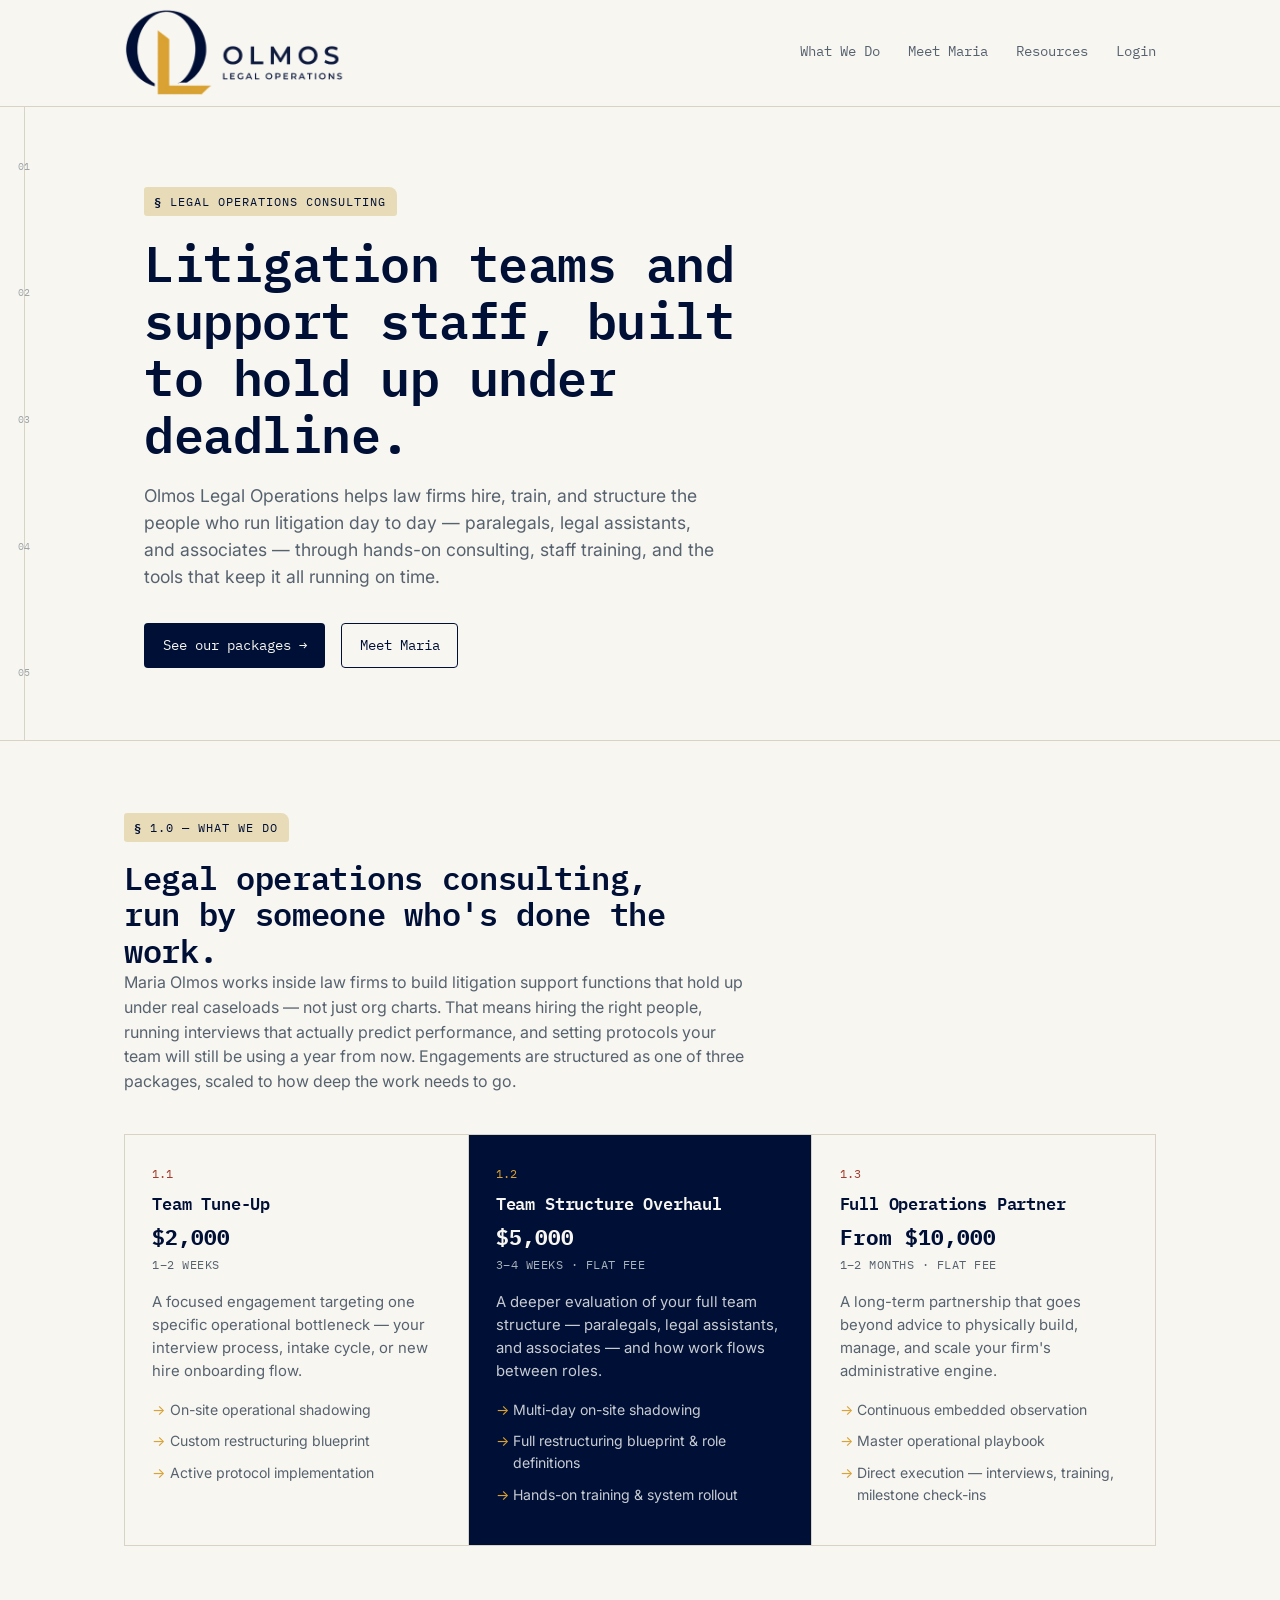
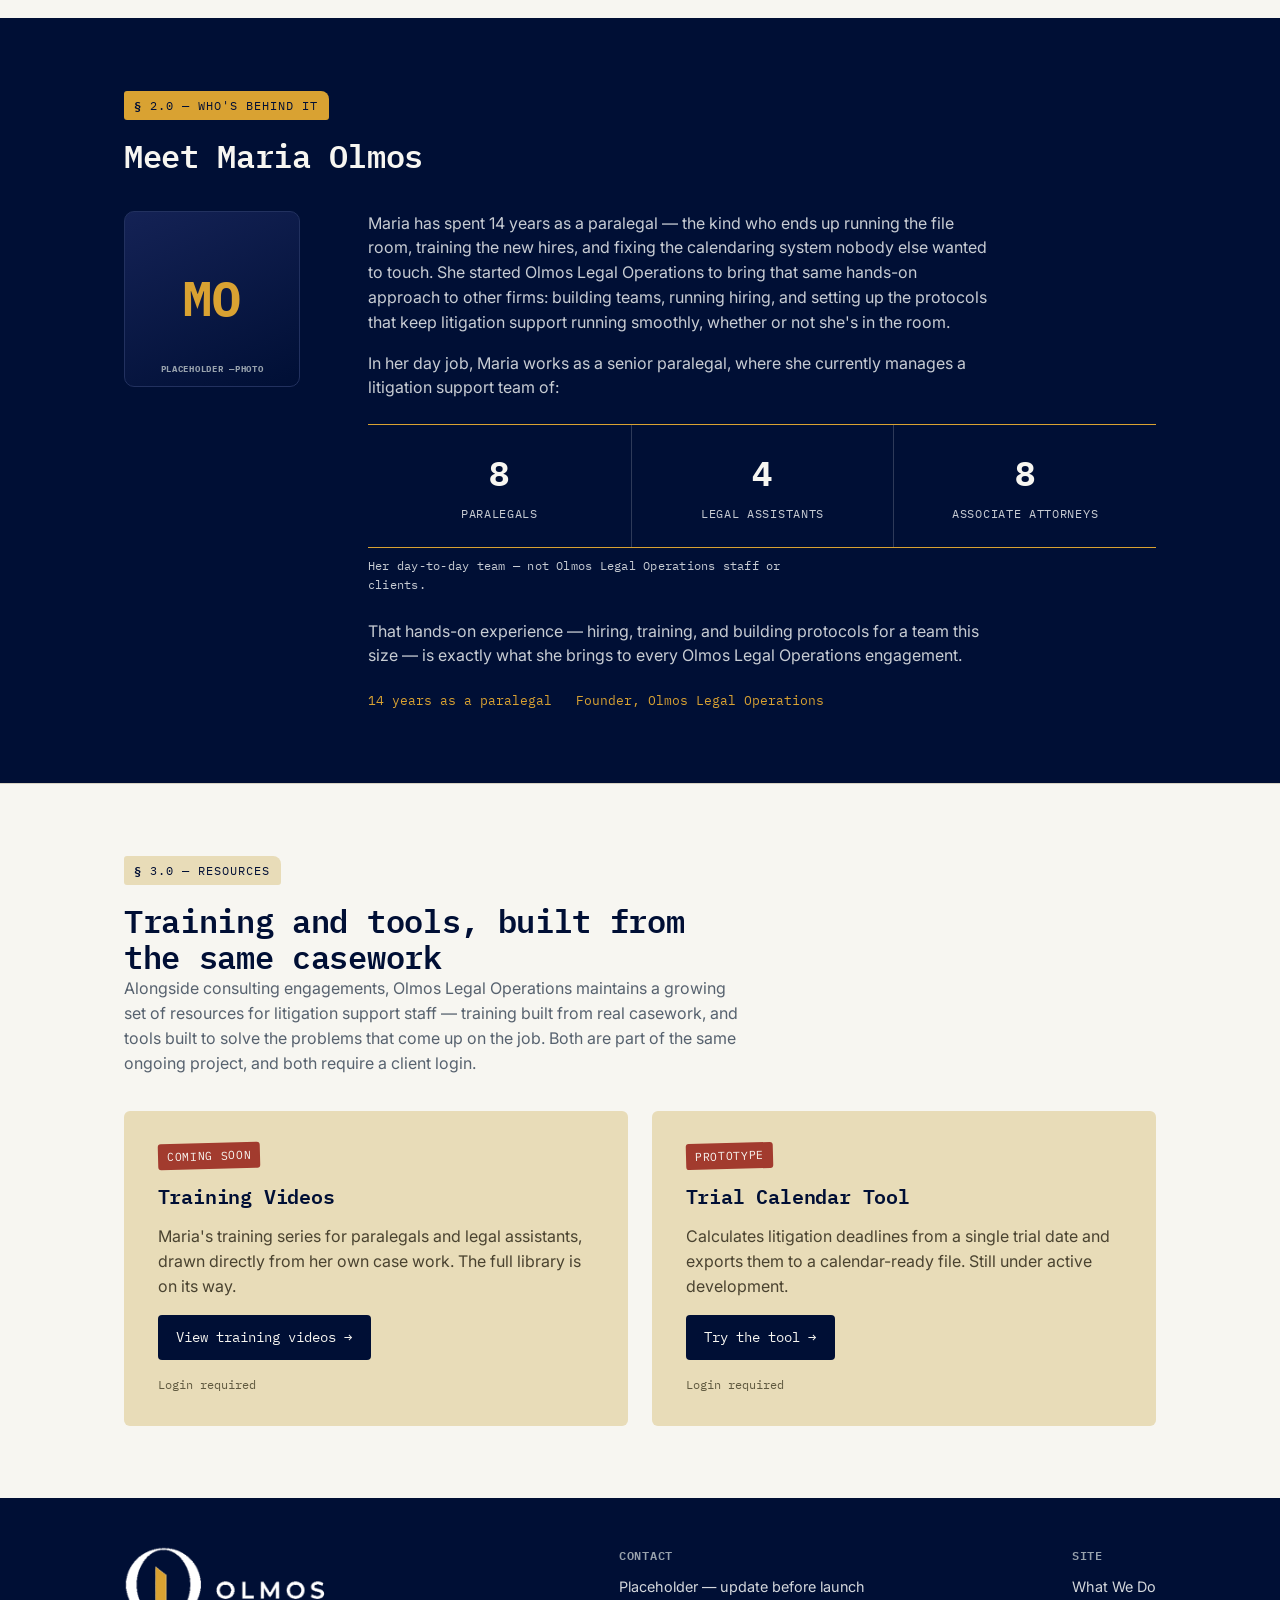
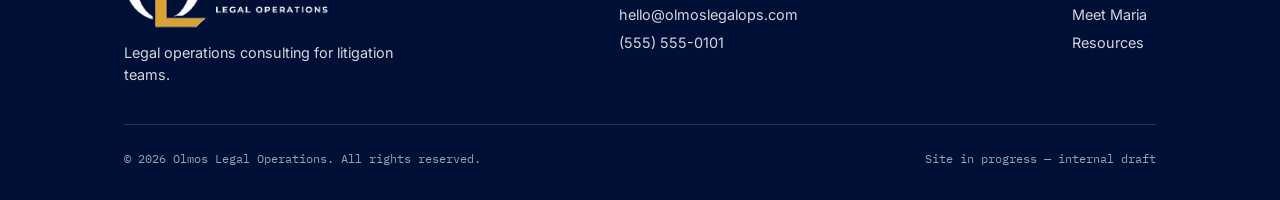
<file: index.html>
<!DOCTYPE html>
<html lang="en">
<head>
  <meta charset="UTF-8" />
  <meta name="viewport" content="width=device-width, initial-scale=1.0" />
  <title>Olmos Legal Operations — Legal Operations Consulting</title>
  <meta name="description" content="Olmos Legal Operations helps law firms build strong teams, streamline hiring, and implement protocols that actually work — plus hands-on training and tools for litigation support staff." />
  <link rel="icon" href="favicon.png" type="image/png" />
  <link rel="preconnect" href="https://fonts.googleapis.com" />
  <link rel="preconnect" href="https://fonts.gstatic.com" crossorigin />
  <link href="https://fonts.googleapis.com/css2?family=IBM+Plex+Mono:wght@500;600;700&family=Inter:wght@400;500;600&display=swap" rel="stylesheet" />
  <link rel="stylesheet" href="main.css" />
</head>
<body>

  <header class="site-header">
    <div class="wrap">
      <a href="index.html" class="logo"><img src="assets/logo.png" alt="Olmos Legal Operations" /></a>
      <nav class="site-nav" aria-label="Primary">
        <a href="#what-we-do">What We Do</a>
        <a href="#maria">Meet Maria</a>
        <a href="#resources">Resources</a>
        <span class="auth-nav" data-auth-nav data-root=""></span>
      </nav>
    </div>
  </header>

  <main>

    <!-- Hero -->
    <section class="hero">
      <div class="margin-rule" aria-hidden="true">
        <span class="tick" style="top: 8%;">01</span>
        <span class="tick" style="top: 28%;">02</span>
        <span class="tick" style="top: 48%;">03</span>
        <span class="tick" style="top: 68%;">04</span>
        <span class="tick" style="top: 88%;">05</span>
      </div>
      <div class="wrap">
        <span class="tab">Legal Operations Consulting</span>
        <h1>Litigation teams and support staff, built to hold up under deadline.</h1>
        <p class="lede">
          Olmos Legal Operations helps law firms hire, train, and structure the
          people who run litigation day to day — paralegals, legal assistants, and
          associates — through hands-on consulting, staff training, and the tools
          that keep it all running on time.
        </p>
        <div class="cta-row">
          <a href="#what-we-do" class="btn btn-primary btn-arrow">See our packages</a>
          <a href="#maria" class="btn btn-secondary">Meet Maria</a>
        </div>
      </div>
    </section>

    <!-- What We Do / Packages -->
    <section id="what-we-do">
      <div class="wrap">
        <div class="section-head">
          <span class="tab">1.0 — What We Do</span>
          <h2>Legal operations consulting, run by someone who's done the work.</h2>
          <p>
            Maria Olmos works inside law firms to build litigation support
            functions that hold up under real caseloads — not just org charts.
            That means hiring the right people, running interviews that actually
            predict performance, and setting protocols your team will still be
            using a year from now. Engagements are structured as one of three
            packages, scaled to how deep the work needs to go.
          </p>
        </div>

        <div class="packages">
          <div class="package">
            <span class="pkg-index">1.1</span>
            <h3>Team Tune-Up</h3>
            <div class="price">$2,000</div>
            <div class="timeline">1–2 Weeks</div>
            <p>A focused engagement targeting one specific operational bottleneck — your interview process, intake cycle, or new hire onboarding flow.</p>
            <ul>
              <li>On-site operational shadowing</li>
              <li>Custom restructuring blueprint</li>
              <li>Active protocol implementation</li>
            </ul>
          </div>
          <div class="package featured">
            <span class="pkg-index">1.2</span>
            <h3>Team Structure Overhaul</h3>
            <div class="price">$5,000</div>
            <div class="timeline">3–4 Weeks · Flat Fee</div>
            <p>A deeper evaluation of your full team structure — paralegals, legal assistants, and associates — and how work flows between roles.</p>
            <ul>
              <li>Multi-day on-site shadowing</li>
              <li>Full restructuring blueprint &amp; role definitions</li>
              <li>Hands-on training &amp; system rollout</li>
            </ul>
          </div>
          <div class="package">
            <span class="pkg-index">1.3</span>
            <h3>Full Operations Partner</h3>
            <div class="price">From $10,000</div>
            <div class="timeline">1–2 Months · Flat Fee</div>
            <p>A long-term partnership that goes beyond advice to physically build, manage, and scale your firm's administrative engine.</p>
            <ul>
              <li>Continuous embedded observation</li>
              <li>Master operational playbook</li>
              <li>Direct execution — interviews, training, milestone check-ins</li>
            </ul>
          </div>
        </div>
      </div>
    </section>

    <!-- Meet Maria -->
    <section id="maria" class="maria">
      <div class="wrap">
        <div class="section-head">
          <span class="tab">2.0 — Who's Behind It</span>
          <h2>Meet Maria Olmos</h2>
        </div>

        <div class="maria-grid">
          <div class="avatar" role="img" aria-label="Placeholder photo of Maria Olmos">MO</div>
          <div>
            <p>
              Maria has spent 14 years as a paralegal — the kind who ends up running
              the file room, training the new hires, and fixing the calendaring
              system nobody else wanted to touch. She started Olmos Legal
              Operations to bring that same hands-on approach to other firms:
              building teams, running hiring, and setting up the protocols that
              keep litigation support running smoothly, whether or not she's in
              the room.
            </p>
            <p>
              In her day job, Maria works as a senior paralegal, where she
              currently manages a litigation support team of:
            </p>

            <div class="ledger">
              <div>
                <span class="num">8</span>
                <span class="label">Paralegals</span>
              </div>
              <div>
                <span class="num">4</span>
                <span class="label">Legal Assistants</span>
              </div>
              <div>
                <span class="num">8</span>
                <span class="label">Associate Attorneys</span>
              </div>
            </div>
            <p class="ledger-caption">Her day-to-day team — not Olmos Legal Operations staff or clients.</p>

            <p>
              That hands-on experience — hiring, training, and building protocols
              for a team this size — is exactly what she brings to every Olmos
              Legal Operations engagement.
            </p>

            <div class="credentials">
              <span>14 years as a paralegal</span>
              <span>Founder, Olmos Legal Operations</span>
            </div>
          </div>
        </div>
      </div>
    </section>

    <!-- Resources: training + tool, part of the same offering -->
    <section id="resources">
      <div class="wrap">
        <div class="section-head">
          <span class="tab">3.0 — Resources</span>
          <h2>Training and tools, built from the same casework</h2>
          <p>
            Alongside consulting engagements, Olmos Legal Operations maintains a
            growing set of resources for litigation support staff — training built
            from real casework, and tools built to solve the problems that come up
            on the job. Both are part of the same ongoing project, and both
            require a client login.
          </p>
        </div>

        <div class="resource-grid">
          <div class="teaser">
            <span class="status-tag">Coming Soon</span>
            <h3>Training Videos</h3>
            <p>
              Maria's training series for paralegals and legal assistants, drawn
              directly from her own case work. The full library is on its way.
            </p>
            <a href="videos.html" class="btn btn-primary btn-arrow">View training videos</a>
            <p class="login-note">Login required</p>
          </div>
          <div class="teaser">
            <span class="status-tag">Prototype</span>
            <h3>Trial Calendar Tool</h3>
            <p>
              Calculates litigation deadlines from a single trial date and exports
              them to a calendar-ready file. Still under active development.
            </p>
            <a href="trial-calendar/index.html" class="btn btn-primary btn-arrow">Try the tool</a>
            <p class="login-note">Login required</p>
          </div>
        </div>
      </div>
    </section>

  </main>

  <footer class="site-footer">
    <div class="wrap">
      <div class="footer-grid">
        <div>
          <a href="index.html" class="logo"><img src="assets/logo-light.png" alt="Olmos Legal Operations" /></a>
          <p style="margin-top: 0.75rem; max-width: 32ch;">Legal operations consulting for litigation teams.</p>
        </div>
        <div>
          <h4>Contact</h4>
          <p>Placeholder — update before launch</p>
          <a href="mailto:hello@olmoslegalops.com">hello@olmoslegalops.com</a>
          <a href="tel:+15555550101">(555) 555-0101</a>
        </div>
        <div>
          <h4>Site</h4>
          <a href="#what-we-do">What We Do</a>
          <a href="#maria">Meet Maria</a>
          <a href="#resources">Resources</a>
        </div>
      </div>
      <div class="footer-bottom">
        <span>&copy; 2026 Olmos Legal Operations. All rights reserved.</span>
        <span>Site in progress — internal draft</span>
      </div>
    </div>
  </footer>

  <script src="auth.js"></script>
</body>
</html>
</file>
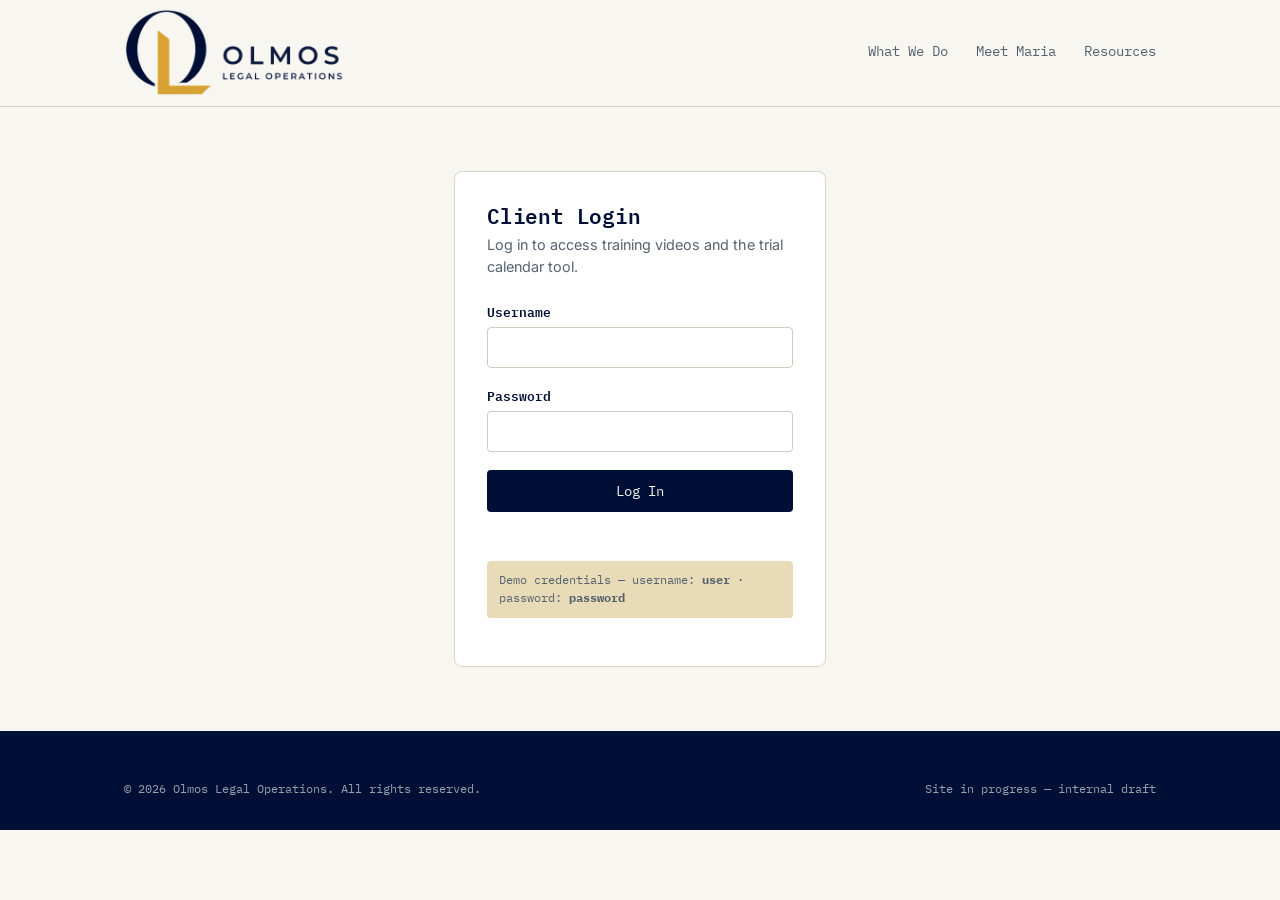
<file: trial-calendar/index.html>
<!DOCTYPE html>
<html lang="en">
<head>
  <meta charset="UTF-8" />
  <meta name="viewport" content="width=device-width, initial-scale=1.0" />
  <title>Trial Calendar Tool — Olmos Legal Operations</title>
  <link rel="icon" href="../favicon.png" type="image/png" />
  <link rel="preconnect" href="https://fonts.googleapis.com" />
  <link rel="preconnect" href="https://fonts.gstatic.com" crossorigin />
  <link href="https://fonts.googleapis.com/css2?family=IBM+Plex+Mono:wght@500;600;700&family=Inter:wght@400;500;600&display=swap" rel="stylesheet" />
  <link rel="stylesheet" href="../main.css" />
  <script src="../auth.js"></script>
  <script>
    // Blocking check, runs before the body renders: bounce to login if
    // not "authenticated." See auth.js for the demo-only caveats.
    requireAuth('../login.html', 'trial-calendar/index.html');
  </script>
</head>
<body>

  <header class="site-header">
    <div class="wrap">
      <a href="../index.html" class="logo"><img src="../assets/logo.png" alt="Olmos Legal Operations" /></a>
      <nav class="site-nav" aria-label="Primary">
        <a href="../index.html#resources">Resources</a>
        <span class="auth-nav" data-auth-nav data-root="../"></span>
      </nav>
    </div>
  </header>

  <main>
    <section class="tool-page">
      <div class="wrap">
        <a href="../index.html" class="back-link">&larr; Back to Olmos Legal Operations</a>

        <div class="card">
          <h1>Trial Calendar Tool</h1>
          <p class="subtitle">Enter a trial date and case handle to generate a calendar-ready file of litigation deadlines.</p>

          <div class="notice">
            <span class="notice-icon" aria-hidden="true">&#9888;</span>
            <p>
              <strong>Always double-check every date this tool produces</strong>
              against the governing statutes, rules of court, and any
              case-specific orders before relying on it. This tool is a
              drafting aid, not a substitute for independent verification.
              Olmos Legal Operations and its developers are not responsible
              for any damages, missed deadlines, or other consequences
              resulting from reliance on dates generated here.
            </p>
          </div>

          <form id="deadline-form">
            <label class="field-label" for="case-handle">Case Handle</label>
            <input class="field-input" type="text" id="case-handle" name="case-handle" placeholder="e.g. Smith (District Name)" autocomplete="off" />

            <label class="field-label" for="trial-date">Trial Date</label>
            <input class="field-input" type="date" id="trial-date" name="trial-date" />

            <label class="field-label" for="file-format">File Type</label>
            <select class="field-input" id="file-format" name="file-format">
              <option value="csv" selected>CSV (Google Calendar)</option>
              <option value="ics">ICS (Outlook, Apple Calendar, etc.)</option>
            </select>

            <button type="submit" class="btn btn-primary" id="submit-btn">Generate CSV</button>
            <div id="form-error" class="form-error"></div>
            <div id="form-status" class="form-status"></div>
          </form>
        </div>
      </div>
    </section>
  </main>

  <footer class="site-footer">
    <div class="wrap">
      <div class="footer-bottom">
        <span>&copy; 2026 Olmos Legal Operations. All rights reserved.</span>
        <span>Prototype — under active development</span>
      </div>
    </div>
  </footer>

  <script src="calculations.js"></script>
  <script src="app.js"></script>
</body>
</html>
</file>
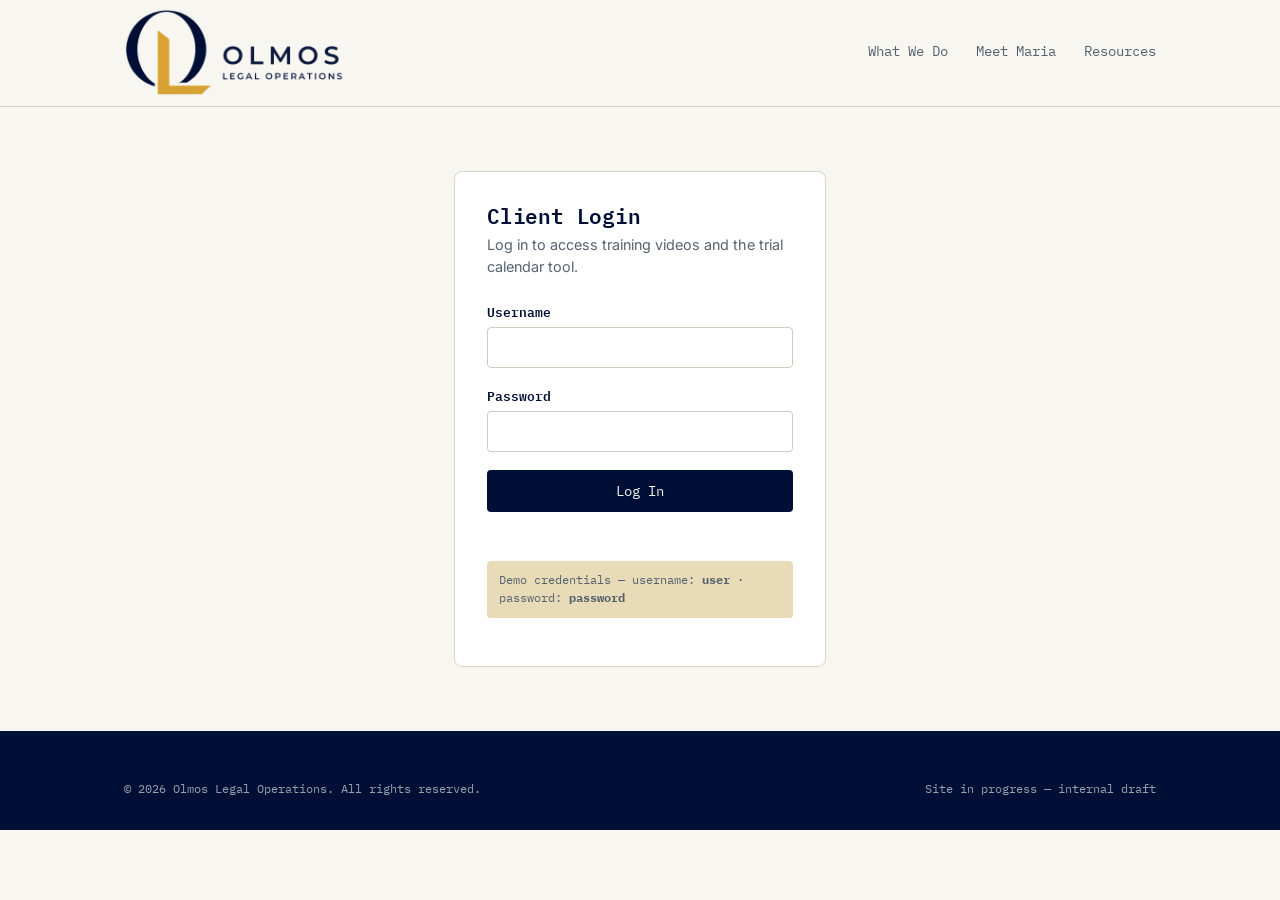
<file: login.html>
<!DOCTYPE html>
<html lang="en">
<head>
  <meta charset="UTF-8" />
  <meta name="viewport" content="width=device-width, initial-scale=1.0" />
  <title>Login — Olmos Legal Operations</title>
  <link rel="icon" href="favicon.png" type="image/png" />
  <link rel="preconnect" href="https://fonts.googleapis.com" />
  <link rel="preconnect" href="https://fonts.gstatic.com" crossorigin />
  <link href="https://fonts.googleapis.com/css2?family=IBM+Plex+Mono:wght@500;600;700&family=Inter:wght@400;500;600&display=swap" rel="stylesheet" />
  <link rel="stylesheet" href="main.css" />
</head>
<body>

  <header class="site-header">
    <div class="wrap">
      <a href="index.html" class="logo"><img src="assets/logo.png" alt="Olmos Legal Operations" /></a>
      <nav class="site-nav" aria-label="Primary">
        <a href="index.html#what-we-do">What We Do</a>
        <a href="index.html#maria">Meet Maria</a>
        <a href="index.html#resources">Resources</a>
      </nav>
    </div>
  </header>

  <main>
    <section class="narrow-page">
      <div class="wrap">
        <div class="card">
          <h1>Client Login</h1>
          <p class="subtitle">Log in to access training videos and the trial calendar tool.</p>

          <form id="login-form">
            <label class="field-label" for="username">Username</label>
            <input class="field-input" type="text" id="username" name="username" autocomplete="username" />

            <label class="field-label" for="password">Password</label>
            <input class="field-input" type="password" id="password" name="password" autocomplete="current-password" />

            <button type="submit" class="btn btn-primary">Log In</button>
            <div id="form-error" class="form-error"></div>
          </form>

          <p class="demo-note">Demo credentials — username: <strong>user</strong> · password: <strong>password</strong></p>
        </div>
      </div>
    </section>
  </main>

  <footer class="site-footer">
    <div class="wrap">
      <div class="footer-bottom">
        <span>&copy; 2026 Olmos Legal Operations. All rights reserved.</span>
        <span>Site in progress — internal draft</span>
      </div>
    </div>
  </footer>

  <script src="auth.js"></script>
  <script>
    document.addEventListener('DOMContentLoaded', () => {
      const form = document.getElementById('login-form');
      const errorEl = document.getElementById('form-error');
      const params = new URLSearchParams(window.location.search);
      const redirect = params.get('redirect') || 'index.html';

      // If already logged in, skip the form entirely.
      if (isLoggedIn()) {
        window.location.replace(redirect);
        return;
      }

      form.addEventListener('submit', (e) => {
        e.preventDefault();
        const username = document.getElementById('username').value.trim();
        const password = document.getElementById('password').value;

        if (attemptLogin(username, password)) {
          window.location.href = redirect;
        } else {
          errorEl.textContent = 'Incorrect username or password.';
        }
      });
    });
  </script>
</body>
</html>
</file>
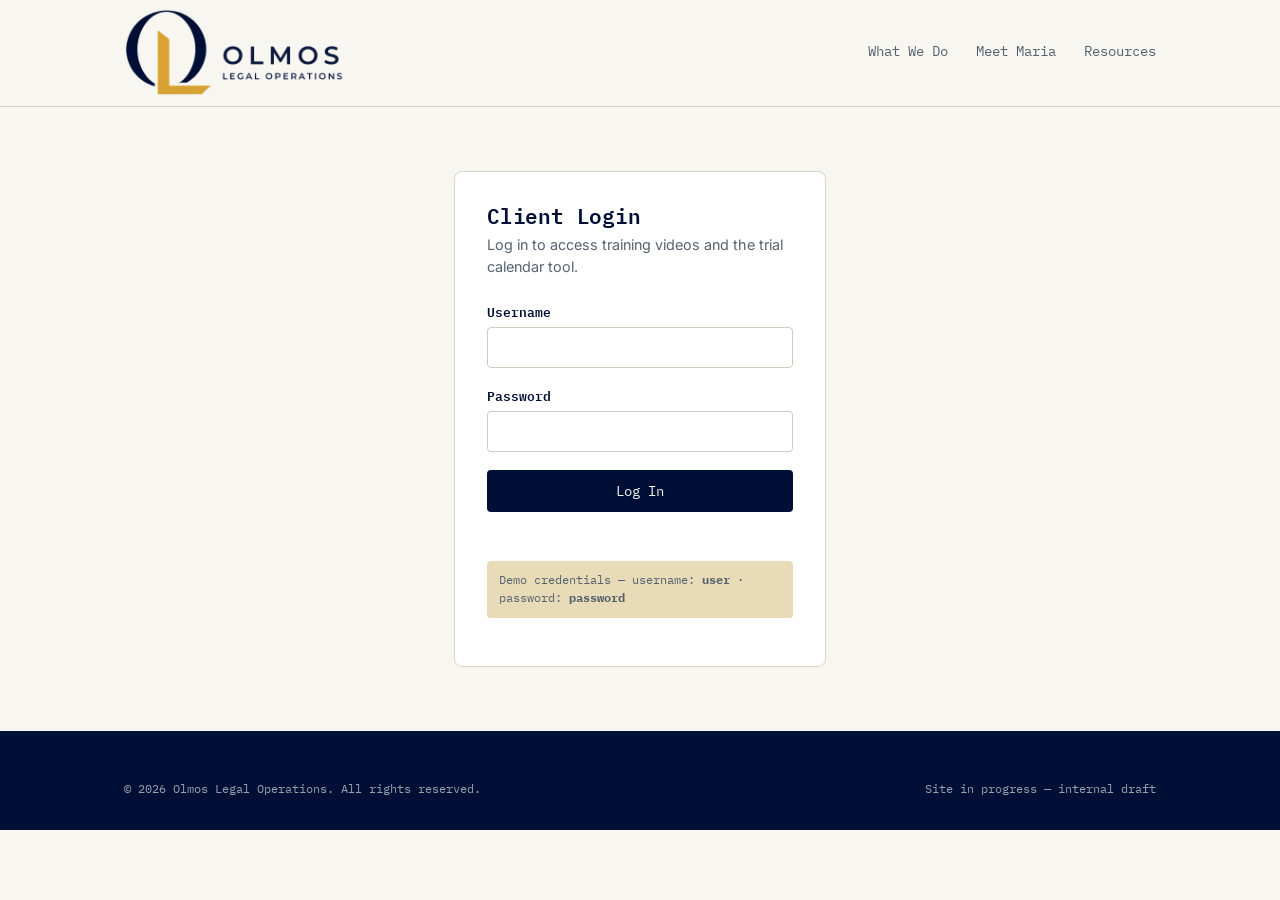
<file: videos.html>
<!DOCTYPE html>
<html lang="en">
<head>
  <meta charset="UTF-8" />
  <meta name="viewport" content="width=device-width, initial-scale=1.0" />
  <title>Training Videos — Olmos Legal Operations</title>
  <link rel="icon" href="favicon.png" type="image/png" />
  <link rel="preconnect" href="https://fonts.googleapis.com" />
  <link rel="preconnect" href="https://fonts.gstatic.com" crossorigin />
  <link href="https://fonts.googleapis.com/css2?family=IBM+Plex+Mono:wght@500;600;700&family=Inter:wght@400;500;600&display=swap" rel="stylesheet" />
  <link rel="stylesheet" href="main.css" />
  <script src="auth.js"></script>
  <script>
    // Blocking check, runs before the body renders: bounce to login if
    // not "authenticated." See auth.js for the demo-only caveats.
    requireAuth('login.html', 'videos.html');
  </script>
</head>
<body>

  <header class="site-header">
    <div class="wrap">
      <a href="index.html" class="logo"><img src="assets/logo.png" alt="Olmos Legal Operations" /></a>
      <nav class="site-nav" aria-label="Primary">
        <a href="index.html#what-we-do">What We Do</a>
        <a href="index.html#maria">Meet Maria</a>
        <a href="index.html#resources">Resources</a>
        <span class="auth-nav" data-auth-nav data-root=""></span>
      </nav>
    </div>
  </header>

  <main>
    <section class="placeholder-page">
      <div class="wrap">
        <span class="tab">3.0 — Resources</span>
        <h1>Videos coming soon!</h1>
        <p>
          Maria's training series for paralegals and legal assistants is in
          production. Check back soon, or reach out below to be notified when it's live.
        </p>
        <div class="cta-row" style="justify-content: center; margin-top: 1.75rem;">
          <a href="index.html" class="btn btn-secondary">Back to home</a>
        </div>
      </div>
    </section>
  </main>

  <footer class="site-footer">
    <div class="wrap">
      <div class="footer-grid">
        <div>
          <a href="index.html" class="logo"><img src="assets/logo-light.png" alt="Olmos Legal Operations" /></a>
          <p style="margin-top: 0.75rem; max-width: 32ch;">Legal operations consulting for litigation teams.</p>
        </div>
        <div>
          <h4>Contact</h4>
          <p>Placeholder — update before launch</p>
          <a href="mailto:hello@olmoslegalops.com">hello@olmoslegalops.com</a>
          <a href="tel:+15555550101">(555) 555-0101</a>
        </div>
        <div>
          <h4>Site</h4>
          <a href="index.html#what-we-do">What We Do</a>
          <a href="index.html#maria">Meet Maria</a>
          <a href="index.html#resources">Resources</a>
        </div>
      </div>
      <div class="footer-bottom">
        <span>&copy; 2026 Olmos Legal Operations. All rights reserved.</span>
        <span>Site in progress — internal draft</span>
      </div>
    </div>
  </footer>

</body>
</html>
</file>
<file: main.css>
/* ==========================================================================
   Olmos Legal Operations -- Site Styles
   Design concept: litigation-support "case file" register -- statute-style
   section numbering, manila-tab structure, pleading-margin rule as the
   hero's signature moment. Brand colors sampled directly from the logo.
   See README.md for the token rationale.
   ========================================================================== */

:root {
  --paper: #f7f6f1;
  --manila: #e8dcb8;
  --manila-dark: #d9c896;
  --ink: #000f35;
  --ink-soft: #57626f;
  --gold: #d9a232;
  --stamp-red: #a23b2e;
  --line: #d8d3c4;

  --mono: "IBM Plex Mono", "SFMono-Regular", Consolas, monospace;
  --body: "Inter", -apple-system, BlinkMacSystemFont, "Segoe UI", sans-serif;

  --max-w: 1080px;
}

* {
  box-sizing: border-box;
}

html {
  scroll-behavior: smooth;
}

@media (prefers-reduced-motion: reduce) {
  html {
    scroll-behavior: auto;
  }
  * {
    animation-duration: 0.01ms !important;
    animation-iteration-count: 1 !important;
    transition-duration: 0.01ms !important;
  }
}

body {
  margin: 0;
  background: var(--paper);
  color: var(--ink);
  font-family: var(--body);
  font-size: 16px;
  line-height: 1.55;
  -webkit-font-smoothing: antialiased;
}

h1, h2, h3 {
  font-family: var(--mono);
  font-weight: 600;
  line-height: 1.15;
  margin: 0;
  letter-spacing: -0.01em;
}

p {
  margin: 0 0 1rem;
  color: var(--ink-soft);
  max-width: 62ch;
}

a {
  color: inherit;
}

.wrap {
  max-width: var(--max-w);
  margin: 0 auto;
  padding: 0 1.5rem;
}

/* ---- Eyebrow / section-tab device (the recurring signature) ---- */
.tab {
  display: inline-flex;
  align-items: center;
  gap: 0.5rem;
  font-family: var(--mono);
  font-size: 0.78rem;
  letter-spacing: 0.08em;
  text-transform: uppercase;
  color: var(--ink);
  background: var(--manila);
  padding: 0.3rem 0.7rem 0.3rem 0.6rem;
  border-radius: 3px 8px 3px 3px;
  margin-bottom: 1.1rem;
}

.tab::before {
  content: "\00a7";
  font-weight: 700;
}

/* ---- Header / nav ---- */
.site-header {
  position: sticky;
  top: 0;
  z-index: 20;
  background: rgba(247, 246, 241, 0.92);
  backdrop-filter: saturate(140%) blur(6px);
  border-bottom: 1px solid var(--line);
}

.site-header .wrap {
  display: flex;
  align-items: center;
  justify-content: space-between;
  padding-top: 0.5rem;
  padding-bottom: 0.5rem;
}

/* Logo lockup (image-based; replaces the old text wordmark) */
.logo {
  display: flex;
  align-items: center;
  text-decoration: none;
}

.logo img {
  height: 90px;
  width: auto;
  display: block;
}

nav.site-nav {
  display: flex;
  align-items: center;
  gap: 1.75rem;
}

nav.site-nav a {
  font-family: var(--mono);
  font-size: 0.85rem;
  text-decoration: none;
  color: var(--ink-soft);
  border-bottom: 1px solid transparent;
  padding-bottom: 2px;
  transition: color 0.15s ease, border-color 0.15s ease;
}

nav.site-nav a:hover,
nav.site-nav a:focus-visible {
  color: var(--ink);
  border-bottom-color: var(--gold);
}

/* Login / logout indicator, injected by auth.js */
.auth-nav {
  font-family: var(--mono);
  font-size: 0.82rem;
  display: flex;
  align-items: center;
  gap: 0.75rem;
  white-space: nowrap;
}

.auth-nav a {
  text-decoration: none;
  color: var(--ink-soft);
  border-bottom: 1px solid transparent;
  transition: color 0.15s ease, border-color 0.15s ease;
}

.auth-nav a:hover,
.auth-nav a:focus-visible {
  color: var(--ink);
  border-bottom-color: var(--gold);
}

.auth-nav .auth-status {
  color: var(--ink-soft);
}

.auth-nav .auth-status strong {
  color: var(--ink);
}

/* ---- Buttons ---- */
.btn {
  display: inline-flex;
  align-items: center;
  gap: 0.5rem;
  font-family: var(--mono);
  font-size: 0.85rem;
  text-decoration: none;
  padding: 0.7rem 1.1rem;
  border-radius: 4px;
  border: 1px solid transparent;
  cursor: pointer;
  transition: transform 0.15s ease, box-shadow 0.15s ease, background 0.15s ease;
}

.btn:hover,
.btn:focus-visible {
  transform: translateY(-1px);
}

.btn-primary {
  background: var(--ink);
  color: var(--paper);
}

.btn-primary:hover,
.btn-primary:focus-visible {
  background: #061542;
  box-shadow: 3px 3px 0 var(--gold);
}

.btn-secondary {
  background: transparent;
  color: var(--ink);
  border-color: var(--ink);
}

.btn-secondary:hover,
.btn-secondary:focus-visible {
  background: var(--ink);
  color: var(--paper);
}

.btn-arrow::after {
  content: "\2192";
}

.hero,
.placeholder-page {
  border-top: none;
}

/* ---- Hero ---- */
.hero {
  position: relative;
  padding: 5rem 0 4.5rem;
  overflow: hidden;
}

.hero .wrap {
  position: relative;
  padding-left: 2.75rem;
}

/* Pleading-margin rule: the hero's signature element. Echoes the numbered
   left margin of a legal pleading. */
.hero .margin-rule {
  position: absolute;
  left: 1.5rem;
  top: 0;
  bottom: 0;
  width: 1px;
  background: var(--line);
}

.hero .margin-rule .tick {
  position: absolute;
  left: -0.35rem;
  font-family: var(--mono);
  font-size: 0.65rem;
  color: var(--ink-soft);
  opacity: 0.55;
}

.hero h1 {
  font-size: clamp(2rem, 4.4vw, 3.1rem);
  max-width: 20ch;
  animation: rise 0.6s ease both;
}

.hero .lede {
  margin-top: 1.25rem;
  font-size: 1.1rem;
  max-width: 52ch;
  animation: rise 0.6s ease 0.08s both;
}

.hero .cta-row {
  margin-top: 2rem;
  display: flex;
  gap: 1rem;
  flex-wrap: wrap;
  animation: rise 0.6s ease 0.16s both;
}

@keyframes rise {
  from {
    opacity: 0;
    transform: translateY(10px);
  }
  to {
    opacity: 1;
    transform: translateY(0);
  }
}

/* ---- Sections ---- */
section {
  padding: 4.5rem 0;
  border-top: 1px solid var(--line);
}

section .section-head {
  margin-bottom: 2.25rem;
}

section h2 {
  font-size: clamp(1.5rem, 2.6vw, 2rem);
  max-width: 30ch;
}

/* ---- Packages / pricing grid ---- */
.packages {
  display: grid;
  grid-template-columns: repeat(3, 1fr);
  gap: 1px;
  background: var(--line);
  border: 1px solid var(--line);
  margin-top: 2.5rem;
}

.package {
  background: var(--paper);
  padding: 1.9rem 1.7rem;
  display: flex;
  flex-direction: column;
}

.package.featured {
  background: var(--ink);
  color: var(--paper);
}

.package .pkg-index {
  font-family: var(--mono);
  font-size: 0.75rem;
  color: var(--stamp-red);
  display: block;
  margin-bottom: 0.6rem;
}

.package.featured .pkg-index {
  color: var(--gold);
}

.package h3 {
  font-size: 1.08rem;
  margin-bottom: 0.5rem;
}

.package.featured h3 {
  color: var(--paper);
}

.package .price {
  font-family: var(--mono);
  font-weight: 700;
  font-size: 1.3rem;
  margin-bottom: 0.15rem;
}

.package .timeline {
  font-family: var(--mono);
  font-size: 0.75rem;
  color: var(--ink-soft);
  text-transform: uppercase;
  letter-spacing: 0.04em;
  margin-bottom: 1rem;
}

.package.featured .timeline {
  color: #aab2bc;
}

.package p {
  font-size: 0.93rem;
  margin-bottom: 1rem;
}

.package.featured p {
  color: #c7ccd3;
}

.package ul {
  list-style: none;
  margin: 0;
  padding: 0;
  font-size: 0.88rem;
  color: var(--ink-soft);
  flex-grow: 1;
}

.package.featured ul {
  color: #c7ccd3;
}

.package li {
  padding-left: 1.1rem;
  position: relative;
  margin-bottom: 0.6rem;
}

.package li::before {
  content: "\2192";
  position: absolute;
  left: 0;
  color: var(--gold);
}

/* ---- Stat ledger row ---- */
.ledger {
  margin-top: 3rem;
  display: grid;
  grid-template-columns: repeat(3, 1fr);
  border-top: 1px solid var(--ink);
  border-bottom: 1px solid var(--ink);
}

.ledger div {
  padding: 1.4rem 1rem;
  text-align: center;
  border-left: 1px solid var(--line);
}

.ledger div:first-child {
  border-left: none;
}

.ledger .num {
  font-family: var(--mono);
  font-size: 2.1rem;
  font-weight: 700;
  color: var(--ink);
  display: block;
}

.ledger .label {
  font-family: var(--mono);
  font-size: 0.72rem;
  letter-spacing: 0.06em;
  text-transform: uppercase;
  color: var(--ink-soft);
}

/* ---- Meet Maria (inverted panel) ---- */
.maria {
  background: var(--ink);
  color: var(--paper);
  border-top: 1px solid var(--ink);
}

.maria .section-head .tab {
  background: var(--gold);
}

.maria h2 {
  color: var(--paper);
}

.maria p {
  color: #c7ccd3;
}

.maria-grid {
  display: grid;
  grid-template-columns: 200px 1fr;
  gap: 2.75rem;
  align-items: start;
}

.avatar {
  width: 176px;
  height: 176px;
  border-radius: 10px;
  background: linear-gradient(155deg, #142255, #000f35);
  border: 1px solid #22315f;
  display: flex;
  align-items: center;
  justify-content: center;
  font-family: var(--mono);
  font-weight: 700;
  font-size: 3rem;
  color: var(--gold);
  position: relative;
}

.avatar::after {
  content: "PLACEHOLDER \2014 PHOTO";
  position: absolute;
  bottom: 10px;
  font-family: var(--mono);
  font-size: 0.55rem;
  letter-spacing: 0.08em;
  color: #98a2ad;
}

.maria .credentials {
  margin-top: 1.4rem;
  font-family: var(--mono);
  font-size: 0.82rem;
  color: var(--gold);
  display: flex;
  gap: 1.5rem;
  flex-wrap: wrap;
}

.maria .credentials span {
  white-space: nowrap;
}

/* Ledger stat block, re-themed for the dark Maria panel */
.maria .ledger {
  margin: 1.5rem 0 0.6rem;
  border-top-color: var(--gold);
  border-bottom-color: var(--gold);
}

.maria .ledger div {
  border-left-color: rgba(255, 255, 255, 0.18);
}

.maria .ledger .num {
  color: var(--paper);
}

.maria .ledger .label {
  color: #c7ccd3;
}

.ledger-caption {
  font-family: var(--mono);
  font-size: 0.75rem;
  letter-spacing: 0.02em;
  color: #8f99a5;
  margin: 0.6rem 0 1.5rem;
}

/* ---- Teaser cards (resources: training / tool) ---- */
.resource-grid {
  display: grid;
  grid-template-columns: 1fr 1fr;
  gap: 1.5rem;
  margin-top: 2rem;
}

.teaser {
  display: flex;
  flex-direction: column;
  align-items: flex-start;
  gap: 1rem;
  background: var(--manila);
  border-radius: 6px;
  padding: 2rem 2.1rem;
}

.teaser .status-tag {
  display: inline-block;
  font-family: var(--mono);
  font-size: 0.72rem;
  letter-spacing: 0.06em;
  text-transform: uppercase;
  color: var(--paper);
  background: var(--stamp-red);
  padding: 0.25rem 0.55rem;
  border-radius: 3px;
  transform: rotate(-1.5deg);
}

.teaser h3 {
  font-size: 1.25rem;
  margin-bottom: 0;
}

.teaser p {
  margin-bottom: 0;
  color: #4a4330;
  max-width: 46ch;
}

.teaser .login-note {
  font-family: var(--mono);
  font-size: 0.72rem;
  color: #5f593f;
  margin: 0;
}

/* ---- Footer ---- */
footer.site-footer {
  background: var(--ink);
  color: #aab2bc;
  padding: 3rem 0 2rem;
}

footer .logo img {
  height: 84px;
}

.footer-grid {
  display: flex;
  justify-content: space-between;
  flex-wrap: wrap;
  gap: 2rem;
  padding-bottom: 2rem;
  margin-bottom: 1.5rem;
  border-bottom: 1px solid #22315f;
}

.footer-grid h4 {
  font-family: var(--mono);
  font-size: 0.75rem;
  letter-spacing: 0.06em;
  text-transform: uppercase;
  color: #98a2ad;
  margin: 0 0 0.75rem;
  font-weight: 600;
}

.footer-grid p,
.footer-grid a {
  font-size: 0.9rem;
  color: #d3d7dc;
  text-decoration: none;
  display: block;
  margin-bottom: 0.35rem;
}

.footer-grid a:hover {
  color: var(--gold);
}

.footer-bottom {
  font-family: var(--mono);
  font-size: 0.78rem;
  color: #98a2ad;
  display: flex;
  justify-content: space-between;
  flex-wrap: wrap;
  gap: 0.5rem;
}

/* ---- Focus states (accessibility floor) ---- */
a:focus-visible,
button:focus-visible {
  outline: 2px solid var(--stamp-red);
  outline-offset: 2px;
}

/* ---- Simple placeholder page (videos.html) ---- */
.placeholder-page {
  min-height: 60vh;
  display: flex;
  align-items: center;
}

.placeholder-page .wrap {
  text-align: center;
}

.placeholder-page h1 {
  font-size: clamp(1.8rem, 4vw, 2.6rem);
}

.placeholder-page p {
  margin: 1rem auto 0;
}

/* ---- Shared card (login form, tool form) ---- */
.card {
  background: #fff;
  border: 1px solid var(--line);
  border-radius: 8px;
  padding: 2rem;
}

.card h1 {
  font-size: 1.3rem;
  margin: 0 0 0.35rem;
}

.card .subtitle {
  color: var(--ink-soft);
  font-size: 0.9rem;
  margin: 0 0 1.5rem;
}

.field-label {
  display: block;
  font-family: var(--mono);
  font-weight: 600;
  font-size: 0.82rem;
  margin-bottom: 0.3rem;
}

.field-input,
select.field-input {
  width: 100%;
  padding: 0.6rem 0.7rem;
  font-size: 1rem;
  font-family: var(--body);
  border: 1px solid #cfcabb;
  border-radius: 4px;
  margin-bottom: 1.1rem;
  background: #fff;
  color: var(--ink);
}

.field-input:focus {
  outline: 2px solid var(--gold);
  outline-offset: 1px;
}

.card .btn {
  width: 100%;
  justify-content: center;
}

.form-error {
  color: #c0392b;
  font-size: 0.88rem;
  min-height: 1.2em;
  margin-top: 0.75rem;
}

.form-status {
  color: #1a7a3e;
  font-size: 0.88rem;
  min-height: 1.2em;
  margin-top: 0.5rem;
}

.narrow-page {
  display: flex;
  justify-content: center;
  padding: 4rem 0;
  border-top: none;
}

.narrow-page .wrap {
  max-width: 420px;
  width: 100%;
}

.demo-note {
  font-family: var(--mono);
  font-size: 0.75rem;
  color: var(--ink-soft);
  background: var(--manila);
  border-radius: 4px;
  padding: 0.6rem 0.75rem;
  margin-top: 1.25rem;
}

/* ---- Disclaimer / notice box (trial calendar tool) ---- */
.notice {
  display: flex;
  gap: 0.85rem;
  background: #fbeee9;
  border: 1px solid #e3b3a6;
  border-left: 4px solid var(--stamp-red);
  border-radius: 4px;
  padding: 1rem 1.2rem;
  margin-bottom: 1.75rem;
}

.notice .notice-icon {
  font-size: 1.1rem;
  line-height: 1;
}

.notice p {
  margin: 0;
  color: #6b2c22;
  font-size: 0.88rem;
  max-width: none;
}

.notice strong {
  color: #4d1f18;
}

/* ---- Tool page header (trial-calendar) ---- */
.tool-page {
  padding: 3rem 0 4.5rem;
  border-top: none;
}

.tool-page .back-link {
  display: inline-block;
  font-family: var(--mono);
  font-size: 0.82rem;
  color: var(--ink-soft);
  text-decoration: none;
  margin-bottom: 1.5rem;
}

.tool-page .back-link:hover {
  color: var(--ink);
}

.tool-page .card {
  max-width: 480px;
}

/* ---- Responsive ---- */
@media (max-width: 760px) {
  .site-header .wrap {
    flex-wrap: wrap;
    row-gap: 0.6rem;
  }

  .logo img {
    height: 62px;
  }

  footer .logo img {
    height: 58px;
  }

  nav.site-nav {
    width: 100%;
    gap: 1.1rem;
    flex-wrap: wrap;
  }

  nav.site-nav a {
    font-size: 0.78rem;
  }

  .auth-nav {
    width: 100%;
    font-size: 0.78rem;
  }

  .maria-grid {
    grid-template-columns: 1fr;
  }

  .avatar {
    width: 128px;
    height: 128px;
    font-size: 2.2rem;
  }

  .packages {
    grid-template-columns: 1fr;
  }

  .resource-grid {
    grid-template-columns: 1fr;
  }

  .ledger {
    grid-template-columns: 1fr;
  }

  .ledger div {
    border-left: none;
    border-top: 1px solid var(--line);
  }

  .ledger div:first-child {
    border-top: none;
  }

  .hero .wrap {
    padding-left: 1.75rem;
  }

  .hero .margin-rule {
    left: 0.75rem;
  }
}
</file>
